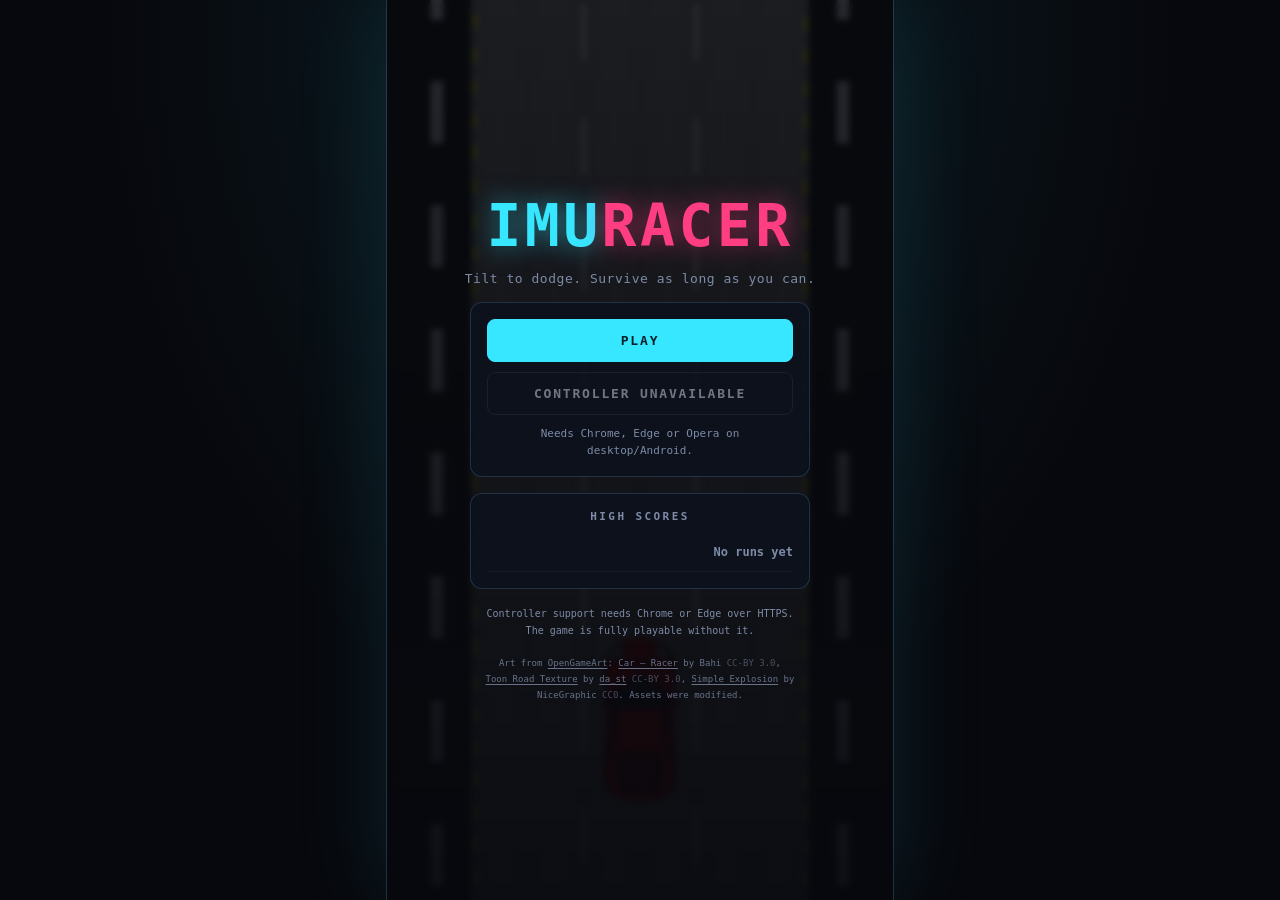
<file: imu-racer/index.html>
<!doctype html>
<html lang="en">
  <head>
    <meta charset="utf-8" />
    <meta name="viewport" content="width=device-width, initial-scale=1, viewport-fit=cover" />
    <title>IMU Racer</title>
    <script type="module" crossorigin src="./assets/index-B6VRBCNQ.js"></script>
    <link rel="stylesheet" crossorigin href="./assets/index-DT1Ly-fu.css">
  </head>
  <body>
    <div id="app">
      <div id="stage">
      <canvas id="scene"></canvas>

      <div id="hud" class="hidden">
        <div class="hud-left">
          <div class="hud-label">SCORE</div>
          <div id="score" class="hud-value">0</div>
        </div>
        <div class="hud-right">
          <div class="hud-label">SPEED</div>
          <div id="speed" class="hud-value">1.0<span class="unit">x</span></div>
        </div>
      </div>

      <div id="tilt" class="hidden">
        <div id="tilt-track"><div id="tilt-thumb"></div></div>
      </div>

      <!-- ---------------------------- Title screen ---------------------------- -->
      <div id="menu" class="overlay">
        <h1>IMU<span>RACER</span></h1>
        <p class="tagline">Tilt to dodge. Survive as long as you can.</p>

        <div class="panel">
          <button id="btn-play" class="primary">PLAY</button>
          <button id="btn-connect">CONNECT CONTROLLER</button>
          <div id="ble-status" class="status">Keyboard: <kbd>&larr;</kbd> <kbd>&rarr;</kbd> &nbsp;·&nbsp; or drag on touch</div>
        </div>

        <div class="panel scores">
          <h2>HIGH SCORES</h2>
          <table id="score-table">
            <tbody></tbody>
          </table>
        </div>

        <p class="footnote">
          Controller support needs Chrome or Edge over HTTPS.
          The game is fully playable without it.
        </p>

        <!-- The car and road art is CC-BY 3.0, which requires attribution to
             travel with the work. This credit is part of meeting that, so it
             must not be removed while those assets are in use. -->
        <p class="credits">
          Art from <a href="https://opengameart.org" target="_blank" rel="noopener noreferrer">OpenGameArt</a>:
          <a href="https://opengameart.org/content/car-racer" target="_blank" rel="noopener noreferrer">Car&nbsp;&mdash;&nbsp;Racer</a>
          by Bahi <span class="lic">CC-BY&nbsp;3.0</span>,
          <a href="https://opengameart.org/content/toon-road-texture" target="_blank" rel="noopener noreferrer">Toon&nbsp;Road&nbsp;Texture</a>
          by <a href="https://www.davidstenfors.com" target="_blank" rel="noopener noreferrer">da_st</a> <span class="lic">CC-BY&nbsp;3.0</span>,
          <a href="https://opengameart.org/content/simple-explosion" target="_blank" rel="noopener noreferrer">Simple&nbsp;Explosion</a>
          by NiceGraphic <span class="lic">CC0</span>. Assets were modified.
        </p>
      </div>

      <!-- --------------------------- Game over screen -------------------------- -->
      <div id="gameover" class="overlay hidden">
        <h1 class="crashed">CRASHED</h1>
        <div class="panel result">
          <div class="result-row"><span>Score</span><strong id="final-score">0</strong></div>
          <div class="result-row"><span>Dodged</span><strong id="final-dodged">0</strong></div>
          <div class="result-row"><span>Top speed</span><strong id="final-speed">1.0x</strong></div>
          <div id="new-best" class="new-best hidden">NEW BEST</div>
        </div>
        <div class="panel">
          <button id="btn-again" class="primary">RACE AGAIN</button>
          <button id="btn-menu">MENU</button>
        </div>
      </div>

      <div id="loading" class="overlay">
        <div class="spinner"></div>
        <p>Loading…</p>
      </div>
      </div>
    </div>

  </body>
</html>
</file>
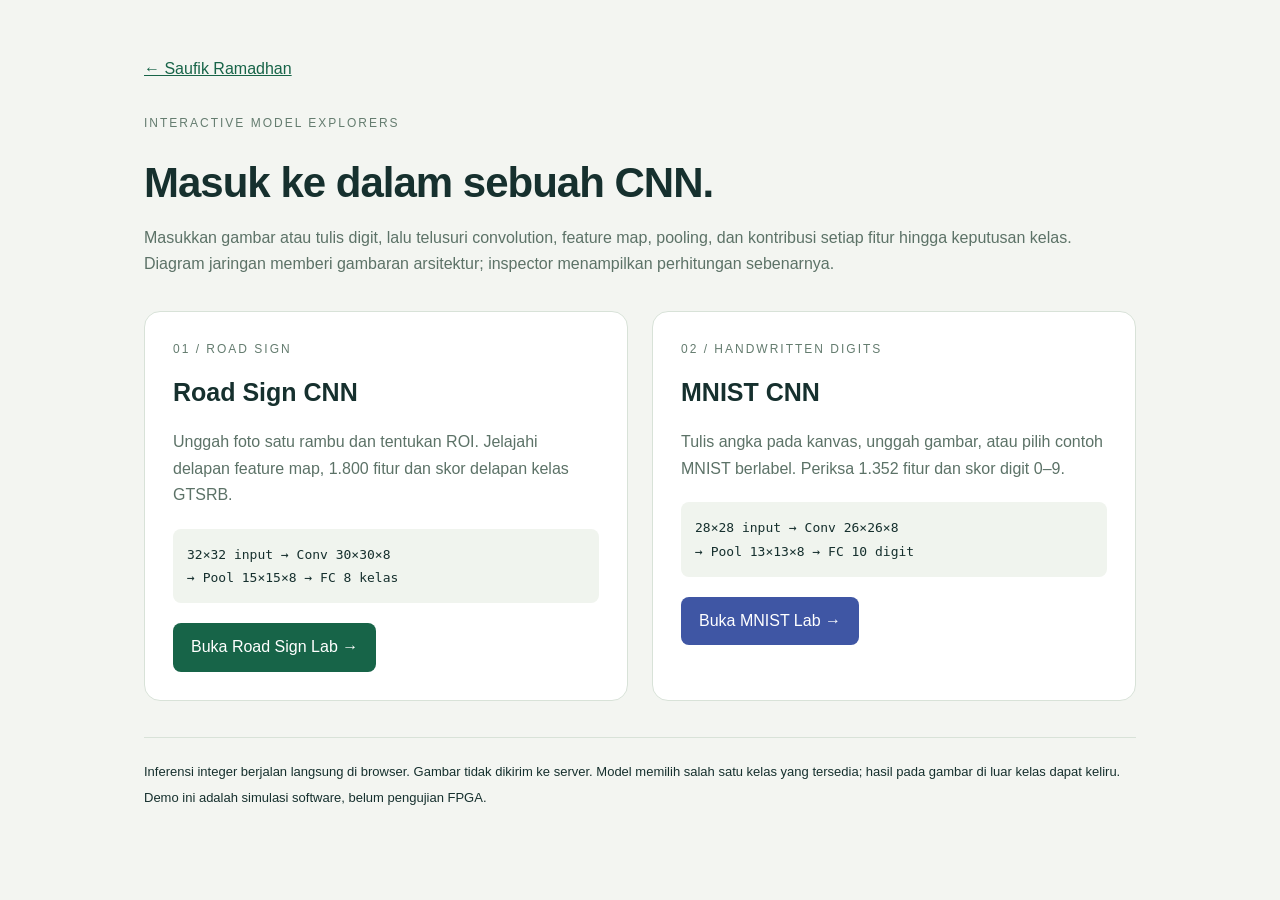
<file: projects/index.html>
<!doctype html>
<html lang="id"><head><meta charset="utf-8"><meta name="viewport" content="width=device-width,initial-scale=1">
<title>CNN Projects — Saufik Ramadhan</title><meta name="description" content="Eksplorasi CNN interaktif: klasifikasi rambu lalu lintas dan digit MNIST, dengan inferensi integer langsung di browser.">
<style>*{box-sizing:border-box}body{margin:0;background:#f3f5f1;color:#16302e;font:16px/1.65 Segoe UI,Arial,sans-serif}main{max-width:1040px;margin:auto;padding:56px 24px}a{color:#176448}h1{font-size:42px;letter-spacing:-1px;line-height:1.2;margin:24px 0 15px}p{color:#5c7267}.grid{display:grid;grid-template-columns:1fr 1fr;gap:24px;margin-top:34px}.card{background:white;border:1px solid #d8e2d8;border-radius:16px;padding:28px}.label{font-size:12px;letter-spacing:2px;color:#647c6f}.card h2{font-size:25px;margin:12px 0}.open{display:inline-block;padding:11px 18px;background:#176448;border-radius:8px;color:white;text-decoration:none}.blue{background:#3f56a4}.shape{font:13px/1.8 Consolas,monospace;background:#f0f4ee;border-radius:8px;padding:14px;margin:20px 0}small{font-size:13px}footer{margin-top:36px;border-top:1px solid #d8e2d8;padding-top:20px}@media(max-width:680px){.grid{grid-template-columns:1fr}h1{font-size:32px}main{padding:30px 18px}}</style></head>
<body><main><a href="/">← Saufik Ramadhan</a><div class="label" style="margin-top:32px">INTERACTIVE MODEL EXPLORERS</div><h1>Masuk ke dalam sebuah CNN.</h1><p>Masukkan gambar atau tulis digit, lalu telusuri convolution, feature map, pooling, dan kontribusi setiap fitur hingga keputusan kelas. Diagram jaringan memberi gambaran arsitektur; inspector menampilkan perhitungan sebenarnya.</p>
<div class="grid"><article class="card"><div class="label">01 / ROAD SIGN</div><h2>Road Sign CNN</h2><p>Unggah foto satu rambu dan tentukan ROI. Jelajahi delapan feature map, 1.800 fitur dan skor delapan kelas GTSRB.</p><div class="shape">32×32 input → Conv 30×30×8<br>→ Pool 15×15×8 → FC 8 kelas</div><a class="open" href="./road-sign-cnn/">Buka Road Sign Lab →</a></article>
<article class="card"><div class="label">02 / HANDWRITTEN DIGITS</div><h2>MNIST CNN</h2><p>Tulis angka pada kanvas, unggah gambar, atau pilih contoh MNIST berlabel. Periksa 1.352 fitur dan skor digit 0–9.</p><div class="shape">28×28 input → Conv 26×26×8<br>→ Pool 13×13×8 → FC 10 digit</div><a class="open blue" href="./mnist-cnn/">Buka MNIST Lab →</a></article></div>
<footer><small>Inferensi integer berjalan langsung di browser. Gambar tidak dikirim ke server. Model memilih salah satu kelas yang tersedia; hasil pada gambar di luar kelas dapat keliru. Demo ini adalah simulasi software, belum pengujian FPGA.</small></footer></main></body></html>
</file>
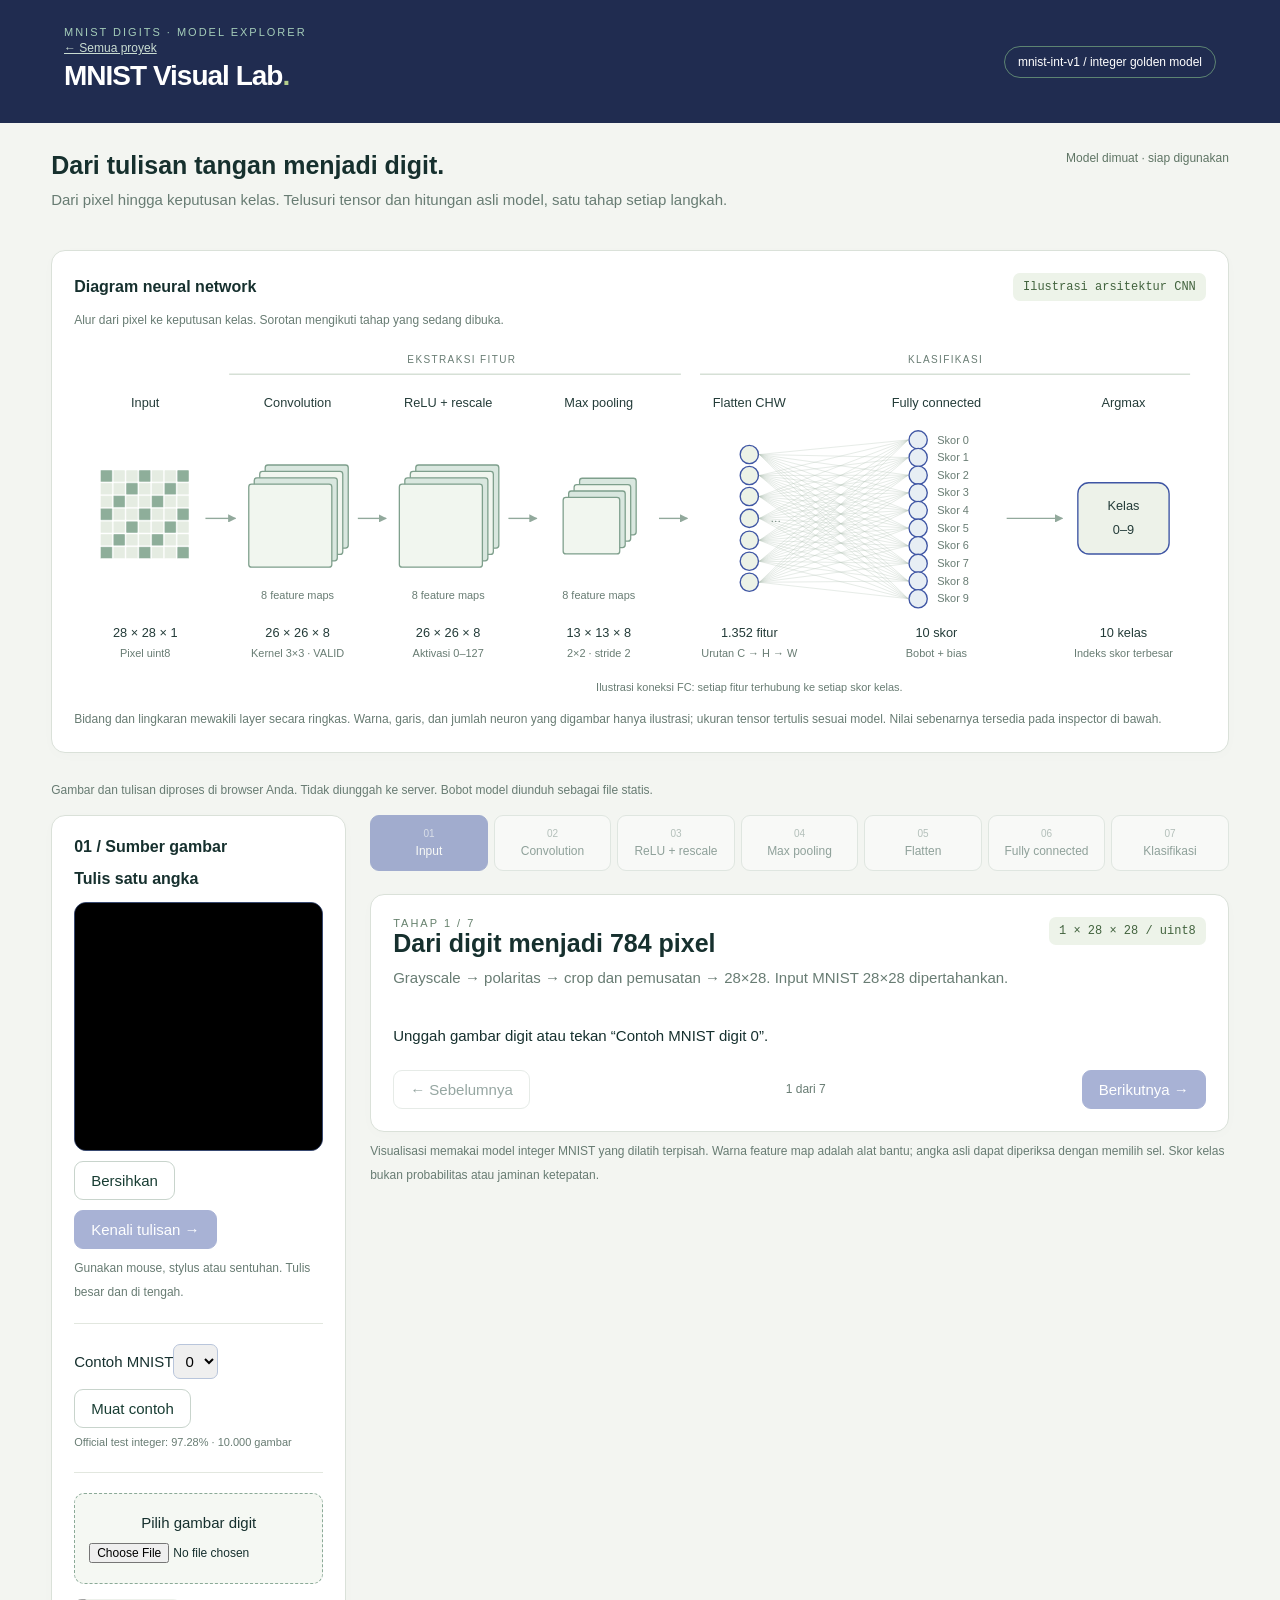
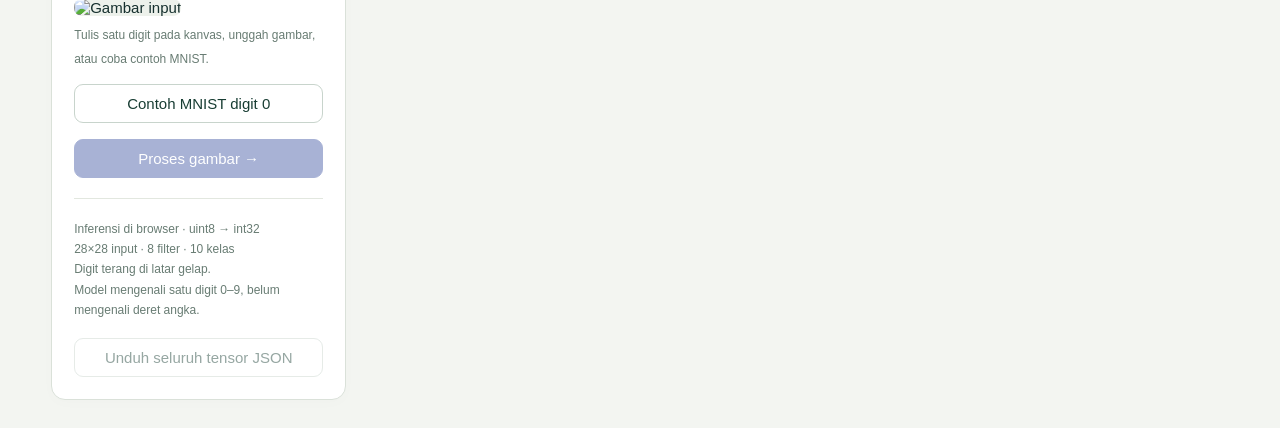
<file: projects/mnist-cnn/index.html>
<!doctype html>
<html lang="id"><head><meta charset="utf-8"><meta name="viewport" content="width=device-width,initial-scale=1"><title>MNIST Visual Lab</title>
<style>
:root{font-family:Inter,Segoe UI,Arial,sans-serif;color:#16302e;background:#f3f5f1;font-size:15px}*{box-sizing:border-box}body{margin:0}button,input,select{font:inherit}button,select{cursor:pointer}button{border:1px solid #c8d4cc;border-radius:9px;background:white;padding:10px 16px;color:#183d33}button:hover{background:#edf3ee}button:disabled{opacity:.45;cursor:default}button.primary{background:#176448;color:white;border-color:#176448}button:focus-visible,input:focus-visible,select:focus-visible{outline:3px solid #e4ad40;outline-offset:3px}header{background:#143d32;color:#fff;padding:26px 5%;display:flex;justify-content:space-between;gap:20px;align-items:center}h1{font-size:28px;letter-spacing:-1px;margin:5px 0}h2{font-size:25px;margin:0 0 8px}h3{font-size:16px;margin:0 0 14px}.eyebrow{text-transform:uppercase;letter-spacing:2px;font-size:11px;color:#a4cdb9}.badge{border:1px solid #5d8472;border-radius:30px;padding:8px 13px;font-size:12px}main{max-width:1510px;margin:auto;padding:28px 4%}.intro{display:flex;justify-content:space-between;gap:20px;margin-bottom:24px}.muted{color:#687c73;line-height:1.6}p{line-height:1.6;margin:6px 0 14px}.layout{display:grid;grid-template-columns:295px minmax(0,1fr);gap:24px}.card{background:#fff;border:1px solid #dae1d9;border-radius:14px;padding:22px;box-shadow:0 3px 14px #16382e04}.sidebar{align-self:start}.upload{display:block;padding:20px 14px;text-align:center;border:1px dashed #8baa98;border-radius:10px;background:#f5f8f3;cursor:pointer}.upload input{width:100%;margin-top:12px;font-size:12px}.preview{width:100%;height:180px;object-fit:contain;background:#edf1eb;border-radius:8px;margin-top:15px}.roi{display:grid;grid-template-columns:1fr 1fr;gap:8px}.roi label{font-size:12px;color:#597065}.roi input{width:100%;padding:7px;border:1px solid #ced9d0;border-radius:6px}label{display:block}small{font-size:12px;line-height:1.6}.row{display:flex;gap:10px;align-items:center;flex-wrap:wrap}.stack{display:grid;gap:14px}.divider{border-top:1px solid #e2e7df;margin:20px 0}.pipeline{display:flex;gap:6px;margin-bottom:18px;overflow-x:auto;padding-bottom:5px}.pipeline button{min-width:101px;flex:1;font-size:12px;white-space:nowrap;padding:12px 8px}.pipeline button.active{background:#176448;border-color:#176448;color:white}.pipeline button span{display:block;font-size:10px;opacity:.65;margin-bottom:5px}.stagehead{display:flex;justify-content:space-between;align-items:start;gap:15px;margin-bottom:20px}.shape{background:#edf3e9;color:#42633e;padding:7px 10px;border-radius:7px;font:12px Consolas,monospace;white-space:nowrap}.grid{display:grid;grid-template-columns:repeat(4,minmax(0,1fr));gap:12px}.map{border:1px solid #dbe5db;border-radius:10px;padding:10px;cursor:pointer;background:#fcfdfb;text-align:left;width:100%;min-width:0}.map.selected{border:2px solid #176448;padding:9px;background:#f0f7ef}.map canvas{width:100%;aspect-ratio:1;image-rendering:pixelated;display:block;margin:8px 0}.map small{display:block;font-size:10px;overflow-wrap:anywhere}.explain{background:#f3f6ef;border:1px solid #dde5d7;padding:18px;border-radius:10px;margin-top:20px}.detailgrid{display:grid;grid-template-columns:1fr 1fr;gap:18px;margin-top:14px}table{border-collapse:collapse;width:100%;font-size:13px}td,th{padding:7px 9px;border-bottom:1px solid #e0e7dc;text-align:right}th:first-child,td:first-child{text-align:left}th{color:#5d7568;font-size:11px}code,.formula{font-family:Consolas,monospace}.formula{background:#153c32;color:#dbedd6;border-radius:8px;padding:14px;overflow-wrap:anywhere;line-height:1.9;font-size:13px}.controls{display:flex;gap:16px;flex-wrap:wrap;margin-bottom:16px}.controls label{font-size:12px}.controls input{max-width:140px;accent-color:#176448}.controls select{padding:6px;border-radius:6px;border:1px solid #bdcebd;max-width:230px}.matrix{display:grid;gap:3px;max-width:230px}.cell{background:#e4eadf;padding:8px;text-align:center;font:13px Consolas,monospace;border-radius:4px}.cell.win{background:#236b49;color:white}.photos{display:grid;grid-template-columns:repeat(3,1fr);gap:16px}.photos img{width:100%;height:200px;object-fit:contain;background:#eff2ed;border-radius:8px}.pixel{image-rendering:pixelated}.hero-result{padding:23px;background:#163e32;border-radius:12px;color:#fff;margin-bottom:20px}.hero-result h2{font-size:32px}.barrow{display:grid;grid-template-columns:145px 1fr 85px;gap:10px;align-items:center;margin:12px 0;font-size:12px}.track{height:15px;background:#eaf0e6;border-radius:4px;overflow:hidden}.bar{height:100%;background:#86ad85}.bar.best{background:#176448}.bottom{display:flex;justify-content:space-between;align-items:center;margin-top:22px}.notice{font-size:12px;background:#fff5d8;color:#74551c;padding:11px;border-radius:8px;margin-top:12px}.error{color:#9e2c20;white-space:pre-wrap;margin:12px 0}.scroll{overflow:auto;max-height:350px}#status{font-size:12px;color:#5f7565}a{color:#176448}.legend{display:flex;gap:10px;align-items:center;font-size:11px;margin-top:15px}.gradient{width:140px;height:10px;border-radius:4px;background:linear-gradient(90deg,#253f73,#f0f3e9,#bd603d)}.hidden{display:none!important}@media(max-width:1100px){.layout{grid-template-columns:245px minmax(0,1fr)}.grid{grid-template-columns:repeat(2,1fr)}.detailgrid{grid-template-columns:1fr}.photos img{height:145px}}@media(max-width:760px){header{padding:20px}.badge{display:none}main{padding:20px 14px}.layout{grid-template-columns:1fr}.intro{display:block}.grid{grid-template-columns:repeat(2,1fr)}.photos{grid-template-columns:1fr}.photos img{height:190px}.barrow{grid-template-columns:110px 1fr 70px}.stagehead{display:block}.shape{display:inline-block;margin-top:8px}}
.gradient.positive{background:linear-gradient(90deg,#f0f3e9,#1b6942)}.layout>section{min-width:0}.card{min-width:0}.drawing canvas{width:100%;aspect-ratio:1;background:#10162a;touch-action:none;border:1px solid #384970;border-radius:12px;display:block}#sampleDigit{padding:7px;border:1px solid #b8c5db;border-radius:7px}header{background:#202c50}.primary{background:#3f56a4!important;border-color:#3f56a4!important}.pipeline button.active{background:#3f56a4;border-color:#3f56a4}.hero-result,.formula{background:#202c50}#quality{font-size:11px}</style></head><body>
<header><div><div class="eyebrow">MNIST digits · model explorer</div><a href="../" style="color:#c9dcd1;font-size:12px">← Semua proyek</a><h1>MNIST Visual Lab<span style="color:#b4ce8c">.</span></h1></div><div class="badge" id="modelbadge">Memuat model…</div></header>
<main><div class="intro"><div><h2>Dari tulisan tangan menjadi digit.</h2><p class="muted">Dari pixel hingga keputusan kelas. Telusuri tensor dan hitungan asli model, satu tahap setiap langkah.</p></div><div id="status" role="status" aria-live="polite">Memuat model…</div></div>
<section class="card" style="margin-bottom:24px;--nn-accent:#3f56a4" aria-label="Ilustrasi arsitektur neural network"><div class="row" style="justify-content:space-between"><h3 style="margin-bottom:0">Diagram neural network</h3><span class="shape">Ilustrasi arsitektur CNN</span></div><p class="muted"><small>Alur dari pixel ke keputusan kelas. Sorotan mengikuti tahap yang sedang dibuka.</small></p><div id="networkDiagram" style="overflow-x:auto" tabindex="0" aria-label="Diagram CNN, geser horizontal untuk melihat seluruh layer"><p class="muted">Memuat arsitektur model…</p></div><p class="muted" style="margin:10px 0 0"><small>Bidang dan lingkaran mewakili layer secara ringkas. Warna, garis, dan jumlah neuron yang digambar hanya ilustrasi; ukuran tensor tertulis sesuai model. Nilai sebenarnya tersedia pada inspector di bawah.</small></p></section><p class="muted"><small>Gambar dan tulisan diproses di browser Anda. Tidak diunggah ke server. Bobot model diunduh sebagai file statis.</small></p><div class="layout"><aside class="card sidebar"><h3>01 / Sumber gambar</h3><div class="drawing"><h3>Tulis satu angka</h3><canvas id="drawing" width="280" height="280" aria-label="Kanvas tulisan tangan digit"></canvas><div class="row" style="margin-top:10px"><button id="clearDrawing">Bersihkan</button><button id="drawRun" class="primary" disabled>Kenali tulisan →</button></div><p><small class="muted">Gunakan mouse, stylus atau sentuhan. Tulis besar dan di tengah.</small></p></div><div class="divider"></div><div class="row"><label>Contoh MNIST<select id="sampleDigit" aria-label="Pilih digit contoh"><option value="0">0</option><option value="1">1</option><option value="2">2</option><option value="3">3</option><option value="4">4</option><option value="5">5</option><option value="6">6</option><option value="7">7</option><option value="8">8</option><option value="9">9</option></select></label><button id="loadSample">Muat contoh</button></div><p id="quality" class="muted"></p><div class="divider"></div><label class="upload">Pilih gambar digit<input id="file" type="file" accept="image/png,image/jpeg,image/webp,image/bmp"></label><img id="preview" class="preview" alt="Gambar input"><p id="filename" class="muted"><small>Tulis satu digit pada kanvas, unggah gambar, atau coba contoh MNIST.</small></p><button id="demo" style="width:100%">Contoh MNIST digit 0</button><input id="x1" type="hidden"><input id="y1" type="hidden"><input id="x2" type="hidden"><input id="y2" type="hidden"><button id="run" class="primary" style="width:100%;margin-top:16px" disabled>Proses gambar →</button><div id="error" class="error" role="alert"></div><div class="divider"></div><small class="muted">Inferensi di browser · uint8 → int32<br><span id="modelsummary">Memuat dimensi model…</span><br>Digit terang di latar gelap.<br>Model mengenali satu digit 0–9, belum mengenali deret angka.</small><button id="download" disabled style="width:100%;margin-top:18px">Unduh seluruh tensor JSON</button></aside>
<section><nav id="pipeline" class="pipeline" aria-label="Tahap inferensi"></nav><article class="card"><div class="stagehead"><div><div class="eyebrow" style="color:#66816d" id="chapter"></div><h2 id="title"></h2><p class="muted" id="description"></p></div><span id="shape" class="shape"></span></div><div id="content"><p>Pilih gambar atau gunakan contoh sintetis untuk memulai.</p></div><div class="bottom"><button id="prev">← Sebelumnya</button><small id="stepcount" class="muted"></small><button id="next" class="primary">Berikutnya →</button></div></article><p class="muted"><small>Visualisasi memakai model integer MNIST yang dilatih terpisah. Warna feature map adalah alat bantu; angka asli dapat diperiksa dengan memilih sel. Skor kelas bukan probabilitas atau jaminan ketepatan.</small></p></section></div></main>
<script src="../shared/network_diagram.js?v=1"></script>
<script src="../shared/cnn-runtime.js?v=1"></script>
<script>
'use strict';
const $=id=>document.getElementById(id);
let model,result=null,imageData=null,isDemo=false,step=0,channel=0,row=0,col=0,fcClass=0,feature=0,playing=null,busy=false;
const names=['Input','Convolution','ReLU + rescale','Max pooling','Flatten','Fully connected','Klasifikasi'];
let side=16,convSide=14,poolSide=7,features=392;
let headings=['Dari foto menjadi 256 pixel','Delapan filter mencari pola lokal','Aktivasi: ReLU dan kuantisasi','Ambil respons terkuat setiap area','Susun 392 fitur dalam urutan CHW','392 fitur, delapan skor kelas','Keputusan akhir: skor terbesar'];
let desc=['ROI → grayscale Pillow → resize bilinear 16×16. Pixel integer tetap 0–255.','Setiap filter 3×3 digeser tanpa padding. Pilih channel dan posisi untuk memeriksa sembilan MAC.','Nilai negatif menjadi nol, dikalikan M, dibulatkan, digeser S, lalu dibatasi ke 0–127.','Pooling 2×2, stride 2, mengecilkan delapan peta 14×14 menjadi 7×7.','Channel dahulu, kemudian baris, kemudian kolom. Tidak ada bobot baru pada tahap ini.','Setiap kelas memiliki 392 bobot dan satu bias. Skor dihitung dengan penjumlahan integer.','Argmax memilih indeks kelas dengan skor integer paling tinggi. Jika seri, indeks paling kecil menang.'];
let shapes=['1 × 16 × 16 / uint8','8 × 14 × 14 / int32','8 × 14 × 14 / uint8','8 × 7 × 7 / uint8','392 / uint8','8 / int32','1 / uint8'];
function configureModel(){side=model.contract.image_size;convSide=side-2;poolSide=convSide/2;features=model.parameters.fc_weight[0].length;const filters=model.contract.filters,classes=model.contract.classes.length;headings[0]=`Dari digit menjadi ${side*side} pixel`;headings[4]=`Susun ${features} fitur dalam urutan CHW`;headings[5]=`${features} fitur, ${classes} skor kelas`;desc[0]=`Grayscale → polaritas → crop dan pemusatan → ${side}×${side}. Input MNIST 28×28 dipertahankan.`;desc[3]=`Pooling 2×2, stride 2: ${filters} peta ${convSide}×${convSide} menjadi ${poolSide}×${poolSide}.`;desc[5]=`Setiap kelas memiliki ${features} bobot dan satu bias. Skor dihitung dengan penjumlahan integer.`;shapes=[`1 × ${side} × ${side} / uint8`,`${filters} × ${convSide} × ${convSide} / int32`,`${filters} × ${convSide} × ${convSide} / uint8`,`${filters} × ${poolSide} × ${poolSide} / uint8`,`${features} / uint8`,`${classes} / int32`,'1 / uint8'];$('modelbadge').textContent=`${model.contract.version} / integer golden model`;$('modelsummary').textContent=`${side}×${side} input · ${filters} filter · ${classes} kelas`;renderNetworkDiagram($('networkDiagram'),model.contract,model.parameters);}
function el(tag,text,cls){const x=document.createElement(tag);if(text!==undefined)x.textContent=text;if(cls)x.className=cls;return x;}
function fmt(n){return Number(n).toLocaleString('id-ID');}
function resetSelection(){channel=0;row=0;col=0;feature=0;}
function stop(){if(playing){clearInterval(playing);playing=null;}}
function setStep(s){stop();step=s;resetSelection();render();}
function matrix(arr,win){const d=el('div',undefined,'matrix');d.style.gridTemplateColumns=`repeat(${arr[0].length},1fr)`;arr.forEach((r,y)=>r.forEach((v,x)=>d.append(el('div',fmt(v),'cell'+(v===win?' win':'')))));return d;}
function table(headers,rows){const t=el('table'),head=el('tr');headers.forEach(h=>head.append(el('th',h)));t.append(head);rows.forEach(r=>{const tr=el('tr');r.forEach(v=>tr.append(el('td',String(v))));t.append(tr)});return t;}
function box(title){const b=el('div',undefined,'explain');b.append(el('h3',title));return b;}
function range(label,id,max,value,onchange){const l=el('label'),caption=document.createTextNode(label+' '+value+' ');l.append(caption);const i=el('input');i.type='range';i.id=id;i.min=0;i.max=max;i.value=value;i.setAttribute('aria-label',label);i.oninput=()=>{caption.textContent=label+' '+i.value+' ';};i.onchange=()=>{onchange(+i.value);$(id)?.focus({preventScroll:true});};l.append(i);return l;}
function selectors(container,max=convSide-1){const c=el('div',undefined,'controls');c.append(range('Channel','channel',model.contract.filters-1,channel,v=>{channel=v;render()}),range('Baris','row',max,row,v=>{row=v;render()}),range('Kolom','col',max,col,v=>{col=v;render()}));container.append(c);}
function maps(container,arr){const grid=el('div',undefined,'grid');let vals=arr.flat(2),lo=Math.min(...vals),hi=Math.max(...vals),signed=lo<0,extent=Math.max(Math.abs(lo),Math.abs(hi),1);arr.forEach((map,f)=>{const card=el('button',undefined,'map'+(f===channel?' selected':''));card.setAttribute('aria-label','Feature map channel '+f);card.append(el('strong','Channel '+f));const canvas=document.createElement('canvas');canvas.width=map[0].length*16;canvas.height=map.length*16;const ctx=canvas.getContext('2d');map.forEach((r,y)=>r.forEach((v,x)=>{let t=signed?v/extent:hi===0?0:v/hi;let a=signed?(t<0?[37,63,115]:[189,96,61]):[27,105,66],base=[240,243,233],mix=Math.min(1,Math.abs(t));ctx.fillStyle=`rgb(${base.map((b,i)=>Math.round(b+(a[i]-b)*mix)).join(',')})`;ctx.fillRect(x*16,y*16,16,16)}));if(f===channel){ctx.strokeStyle='#e8b648';ctx.lineWidth=2;ctx.strokeRect(col*16+1,row*16+1,14,14)}card.append(canvas,el('small',`min ${fmt(Math.min(...map.flat()))} / max ${fmt(Math.max(...map.flat()))}`));card.onclick=e=>{if(e.target===canvas){let rect=canvas.getBoundingClientRect();col=Math.min(map[0].length-1,Math.floor((e.clientX-rect.left)/rect.width*map[0].length));row=Math.min(map.length-1,Math.floor((e.clientY-rect.top)/rect.height*map.length));}channel=f;render()};grid.append(card)});container.append(grid);const leg=el('div',undefined,'legend');leg.append(el('span',signed?'Negatif':'0'),el('div',undefined,'gradient'+(signed?'':' positive')),el('span',signed?'Positif':fmt(hi)),el('span',`Skala bersama semua channel (${fmt(lo)} … ${fmt(hi)})`));container.append(leg);}
function convDetail(container){const t=result.trace,p=model.parameters,b=box(`Satu sel: channel ${channel}, baris ${row}, kolom ${col}`);const patch=t.input[0].slice(row,row+3).map(r=>r.slice(col,col+3));const kernel=p.conv_weight[channel][0];const d=el('div',undefined,'detailgrid');let left=el('div');left.append(el('h3','Input patch 3×3'),matrix(patch),el('h3','Kernel int8 (bobot terlatih)'));left.append(matrix(kernel));const products=[];for(let y=0;y<3;y++)for(let x=0;x<3;x++)products.push([`${y},${x}`,patch[y][x],kernel[y][x],patch[y][x]*kernel[y][x]]);let right=el('div');right.append(table(['Posisi','Pixel','Bobot','Produk'],products));d.append(left,right);b.append(d,el('p',`Bias filter: ${fmt(p.conv_bias[channel])}`));const sum=products.reduce((s,r)=>s+r[3],0);b.append(el('div',`Σ(pixel × bobot) + bias = ${fmt(sum)} + (${fmt(p.conv_bias[channel])}) = ${fmt(t.conv_acc[channel][row][col])}`,'formula'));container.append(b);}
function inputView(c){const photos=el('div',undefined,'photos');[['Crop digit (polaritas disesuaikan)',result.crop],['Grayscale / polaritas',result.grayscale],[`Input model ${side}×${side}`,result.resized]].forEach(([title,src],i)=>{const d=el('div');d.append(el('h3',title));const im=el('img');im.src=src;im.alt=title;if(i===2)im.className='pixel';d.append(im);photos.append(d)});c.append(photos);let b=box('Nilai pixel yang benar-benar masuk ke model');b.append(el('p',`${result.preprocessing.method} Polaritas dibalik: ${result.preprocessing.inverted ? 'ya' : 'tidak'}. Klik pixel untuk memeriksa nilainya.`));const wrap=el('div',undefined,'scroll');const tab=table(['y / x',...Array.from({length:side},(_,i)=>i)],result.trace.input[0].map((r,y)=>[y,...r]));tab.onclick=e=>{const cell=e.target.closest('td');if(cell&&cell.cellIndex>0){let y=cell.parentElement.rowIndex-1,x=cell.cellIndex-1;detail.textContent=`Pixel [${y}, ${x}] = ${result.trace.input[0][y][x]} (uint8). Alamat row-major ${y*side+x}.`}};wrap.append(tab);const detail=el('p',`${side*side} byte input, tanpa pembagian 255 di jalur integer.`,'formula');b.append(wrap,detail);c.append(b);}
function activationView(c){selectors(c);maps(c,result.trace.activation);let acc=result.trace.conv_acc[channel][row][col],q=model.contract.requantization,pos=Math.max(0,acc),round=q.shift?2**(q.shift-1):0,scaled=pos*q.multiplier+round,shifted=Math.floor(scaled/(2**q.shift)),value=result.trace.activation[channel][row][col];let b=box('Jejak ReLU → rescale → clamp');b.append(table(['Operasi','Nilai'],[['Accumulator',fmt(acc)],['ReLU = max(0, acc)',fmt(pos)],[`× ${q.multiplier} + ${round}`,fmt(scaled)],[`Shift kanan ${q.shift}`,fmt(shifted)],['Clamp 0–127',fmt(value)]]),el('p','Perkalian rescale memakai intermediate int64. Pembulatan halfway upward dilakukan sebelum shift.','muted'));c.append(b);}
function poolView(c){selectors(c,poolSide-1);maps(c,result.trace.pool);const a=result.trace.activation[channel],patch=a.slice(row*2,row*2+2).map(r=>r.slice(col*2,col*2+2)),v=result.trace.pool[channel][row][col],b=box(`Window sumber: channel ${channel}, baris ${row*2}–${row*2+1}, kolom ${col*2}–${col*2+1}`);b.append(matrix(patch,v),el('div',`max(${patch.flat().join(', ')}) = ${v}`,'formula'));c.append(b);}
function flatView(c){let b=box(`Alamat fitur: index = (channel × ${poolSide} + baris) × ${poolSide} + kolom`);const controls=el('div',undefined,'controls');controls.append(range('Indeks fitur','feature',features-1,feature,v=>{feature=v;render()}));b.append(controls);const f=Math.floor(feature/(poolSide*poolSide)),y=Math.floor(feature%(poolSide*poolSide)/poolSide),x=feature%poolSide;b.append(el('div',`pool[${f}][${y}][${x}] = ${result.trace.flat[feature]} → flat[${feature}]`,'formula'));const w=el('div',undefined,'scroll');w.append(table(['Index','Channel','Baris','Kolom','Nilai'],result.trace.flat.map((v,i)=>[i,Math.floor(i/(poolSide*poolSide)),Math.floor(i%(poolSide*poolSide)/poolSide),i%poolSide,v])));b.append(w);c.append(b);}
function fcView(c){const ctrl=el('div',undefined,'controls'),l=el('label','Pilih neuron kelas '),sel=el('select');model.contract.classes.forEach(k=>{const op=el('option',`${k.index} · ${k.name}`);op.value=k.index;sel.append(op)});sel.value=fcClass;sel.onchange=()=>{fcClass=+sel.value;render()};l.append(sel);ctrl.append(l,range('Indeks fitur','feature',features-1,feature,v=>{feature=v;render()}));c.append(ctrl);const t=result.trace,p=model.parameters,con=t.contributions[fcClass],sum=con.reduce((a,b)=>a+b,0),b=box('Satu koneksi di fully connected');b.append(el('div',`fitur[${feature}] × w[${fcClass},${feature}] = ${t.flat[feature]} × (${p.fc_weight[fcClass][feature]}) = ${fmt(con[feature])}`,'formula'),el('p',`Semua ${features} kontribusi: ${fmt(sum)} + bias ${fmt(p.fc_bias[fcClass])} = skor ${fmt(t.scores[fcClass])}.`));const w=el('div',undefined,'scroll');w.append(table(['Fitur','Aktivasi','Bobot int8','Kontribusi'],con.map((v,i)=>[i,t.flat[i],p.fc_weight[fcClass][i],fmt(v)])));b.append(w);c.append(b);const top=box('10 kontribusi dengan nilai absolut terbesar');top.append(table(['Indeks fitur','Nilai kontribusi'],con.map((v,i)=>[i,v]).sort((a,b)=>Math.abs(b[1])-Math.abs(a[1])).slice(0,10).map(([i,v])=>[i,fmt(v)])));c.append(top);}
function classifyView(c){const t=result.trace,win=t.prediction,k=model.contract.classes[win],hero=el('div',undefined,'hero-result');hero.append(el('small',`DIGIT TERPILIH ${win} · MNIST`),el('h2',k.name),el('p',`Skor integer tertinggi: ${fmt(t.scores[win])}`));if(sampleLabel!==null)hero.append(el('p',`Label contoh: ${sampleLabel} · ${win===sampleLabel?'Sesuai label':'Berbeda dari label'}`));c.append(hero);const min=Math.min(...t.scores),max=Math.max(...t.scores),order=t.scores.map((score,i)=>({score,i})).sort((a,b)=>b.score-a.score||a.i-b.i);order.forEach(({score,i})=>{const r=el('div',undefined,'barrow'),track=el('div',undefined,'track'),bar=el('div',undefined,'bar'+(i===win?' best':''));bar.style.width=(max===min?100:((score-min)/(max-min)*95+5))+'%';track.append(bar);r.append(el('span',model.contract.classes[i].name),track,el('code',fmt(score)));c.append(r)});c.append(el('p','Panjang batang memakai skala min–max untuk membandingkan skor, bukan persentase confidence. Model selalu memilih satu dari sepuluh digit dan belum memiliki mekanisme menolak gambar di luar kelas.','muted'));const b=box('Hubungan skor integer dengan model');b.append(el('div',`logit perkiraan = skor integer × ${model.contract.scores.scale.toPrecision(7)}`,'formula'),el('p','Softmax tidak diperlukan untuk argmax pada FPGA. Hasil ini berasal dari simulasi numerik software, belum inferensi board.'));c.append(b);}
function render(){highlightNetworkStage($('networkDiagram'),step,!!result);const nav=$('pipeline');nav.replaceChildren();names.forEach((n,i)=>{const b=el('button');b.append(el('span',String(i+1).padStart(2,'0')),document.createTextNode(n));b.className=i===step?'active':'';b.onclick=()=>setStep(i);b.disabled=!result;nav.append(b)});$('chapter').textContent=`Tahap ${step+1} / ${names.length}`;$('title').textContent=headings[step];$('description').textContent=desc[step];$('shape').textContent=shapes[step];$('stepcount').textContent=`${step+1} dari ${names.length}`;$('prev').disabled=!result||step===0;$('next').disabled=!result||step===6;const c=$('content');c.replaceChildren();if(!result){c.append(el('p','Unggah gambar digit atau tekan “Contoh MNIST digit 0”.'));return;}if(result.demo)c.append(el('p','Contoh MNIST validation; label tersedia pada sumber gambar.','notice'));if(step===0)inputView(c);if(step===1){selectors(c);maps(c,result.trace.conv_acc);convDetail(c)}if(step===2)activationView(c);if(step===3)poolView(c);if(step===4)flatView(c);if(step===5)fcView(c);if(step===6)classifyView(c);}
async function run(demo=false){if(busy)return;busy=true;stop();$('error').textContent='';$('status').textContent='Menghitung semua tensor…';$('run').disabled=true;$('demo').disabled=true;$('file').disabled=true;try{const fields=['x1','y1','x2','y2'].map(k=>$(k).value.trim());let roi=null;if(!demo&&fields.some(v=>v!=='')){if(fields.some(v=>v==='')||fields.some(v=>!Number.isInteger(Number(v))))throw Error('Lengkapi keempat koordinat ROI dengan bilangan bulat.');roi=fields.map(Number);}const response=await cnnFetch('/api/infer',{method:'POST',headers:{'Content-Type':'application/json'},body:JSON.stringify({demo,image:demo?undefined:imageData,roi})});const data=await response.json();if(!response.ok)throw Error(data.error);result=data;isDemo=demo;$('preview').src=result.original;$('download').disabled=false;step=0;resetSelection();render();$('status').textContent='Selesai · tensor dari inferensi asli';if(demo)$('filename').textContent='Contoh MNIST validation';}catch(e){$('error').textContent=e.message;$('status').textContent='Proses belum berhasil';}finally{busy=false;$('run').disabled=!imageData&&!isDemo;$('demo').disabled=false;$('file').disabled=false;}}
$('file').onchange=async()=>{const file=$('file').files[0];if(!file)return;stop();result=null;isDemo=false;imageData=null;$('download').disabled=true;$('run').disabled=true;render();$('error').textContent='';if(file.size>12*1024*1024){$('error').textContent='Ukuran gambar maksimal 12 MB.';return;}try{imageData=await new Promise((ok,no)=>{const r=new FileReader();r.onload=()=>ok(r.result);r.onerror=()=>no(Error('File tidak dapat dibaca.'));r.readAsDataURL(file)});$('preview').src=imageData;$('filename').textContent=file.name;['x1','y1','x2','y2'].forEach(k=>$(k).value='');$('run').disabled=false;$('status').textContent='Gambar siap · tekan Proses gambar';}catch(e){$('error').textContent=e.message;}};
$('run').onclick=()=>run(isDemo&&!imageData);$('demo').onclick=()=>{imageData=null;['x1','y1','x2','y2'].forEach(k=>$(k).value='');run(true)};$('prev').onclick=()=>setStep(Math.max(0,step-1));$('next').onclick=()=>setStep(Math.min(6,step+1));$('download').onclick=()=>{if(!result)return;const blob=new Blob([JSON.stringify({model:model.contract,roi:result.roi,example:result.demo,preprocessing:result.preprocessing,tensors:result.trace},null,2)],{type:'application/json'}),url=URL.createObjectURL(blob),a=el('a');a.href=url;a.download=`cnn-trace-${model.contract.version}.json`;a.click();setTimeout(()=>URL.revokeObjectURL(url),1000);};

let sampleLabel=null,hasInk=false,painting=false;
const drawing=$('drawing'),pen=drawing.getContext('2d');
function clearDrawing(){if(busy)return;sampleLabel=null;pen.fillStyle='#000';pen.fillRect(0,0,280,280);hasInk=false;painting=false;$('drawRun').disabled=true;result=null;$('download').disabled=true;render();}
function drawPosition(e){const r=drawing.getBoundingClientRect();return [(e.clientX-r.left)*280/r.width,(e.clientY-r.top)*280/r.height];}
drawing.onpointerdown=e=>{if(busy)return;e.preventDefault();painting=true;hasInk=true;sampleLabel=null;result=null;$('download').disabled=true;render();drawing.setPointerCapture(e.pointerId);let [x,y]=drawPosition(e);pen.beginPath();pen.moveTo(x,y);pen.lineWidth=20;pen.lineCap='round';pen.lineJoin='round';pen.strokeStyle='#fff';pen.lineTo(x+.01,y+.01);pen.stroke();$('drawRun').disabled=false;};
drawing.onpointermove=e=>{if(!painting)return;let [x,y]=drawPosition(e);pen.lineTo(x,y);pen.stroke();};
drawing.onpointerup=drawing.onpointercancel=e=>{painting=false;pen.closePath();};
$('clearDrawing').onclick=clearDrawing;
$('drawRun').onclick=()=>{if(!hasInk||busy)return;sampleLabel=null;imageData=drawing.toDataURL('image/png');isDemo=false;$('filename').textContent='Tulisan tangan dari kanvas';run(false);};
async function loadSample(digit){if(busy)return;try{const response=await cnnFetch('/api/sample?digit='+digit);const sample=await response.json();if(!response.ok)throw Error(sample.error);imageData=sample.image;isDemo=false;sampleLabel=sample.label;$('filename').textContent='MNIST validation · label '+sample.label;await run(false);}catch(e){$('error').textContent=e.message;}}
$('loadSample').onclick=()=>loadSample(+$('sampleDigit').value);$('demo').onclick=()=>loadSample(0);
const originalUpload=$('file').onchange;$('file').onchange=async()=>{sampleLabel=null;await originalUpload();};
cnnFetch('/api/metrics').then(r=>r.json()).then(m=>{$('quality').textContent='Official test integer: '+(m.official_test_integer.accuracy*100).toFixed(2)+'% · '+m.official_test_integer.count.toLocaleString('id-ID')+' gambar';}).catch(()=>{});
clearDrawing();
cnnFetch('/api/model').then(r=>{if(!r.ok)throw Error('Model tidak dapat dimuat');return r.json()}).then(m=>{model=m;configureModel();$('status').textContent='Model dimuat · siap digunakan';render()}).catch(e=>{$('error').textContent=e.message;$('demo').disabled=true;});
</script></body></html>
</file>
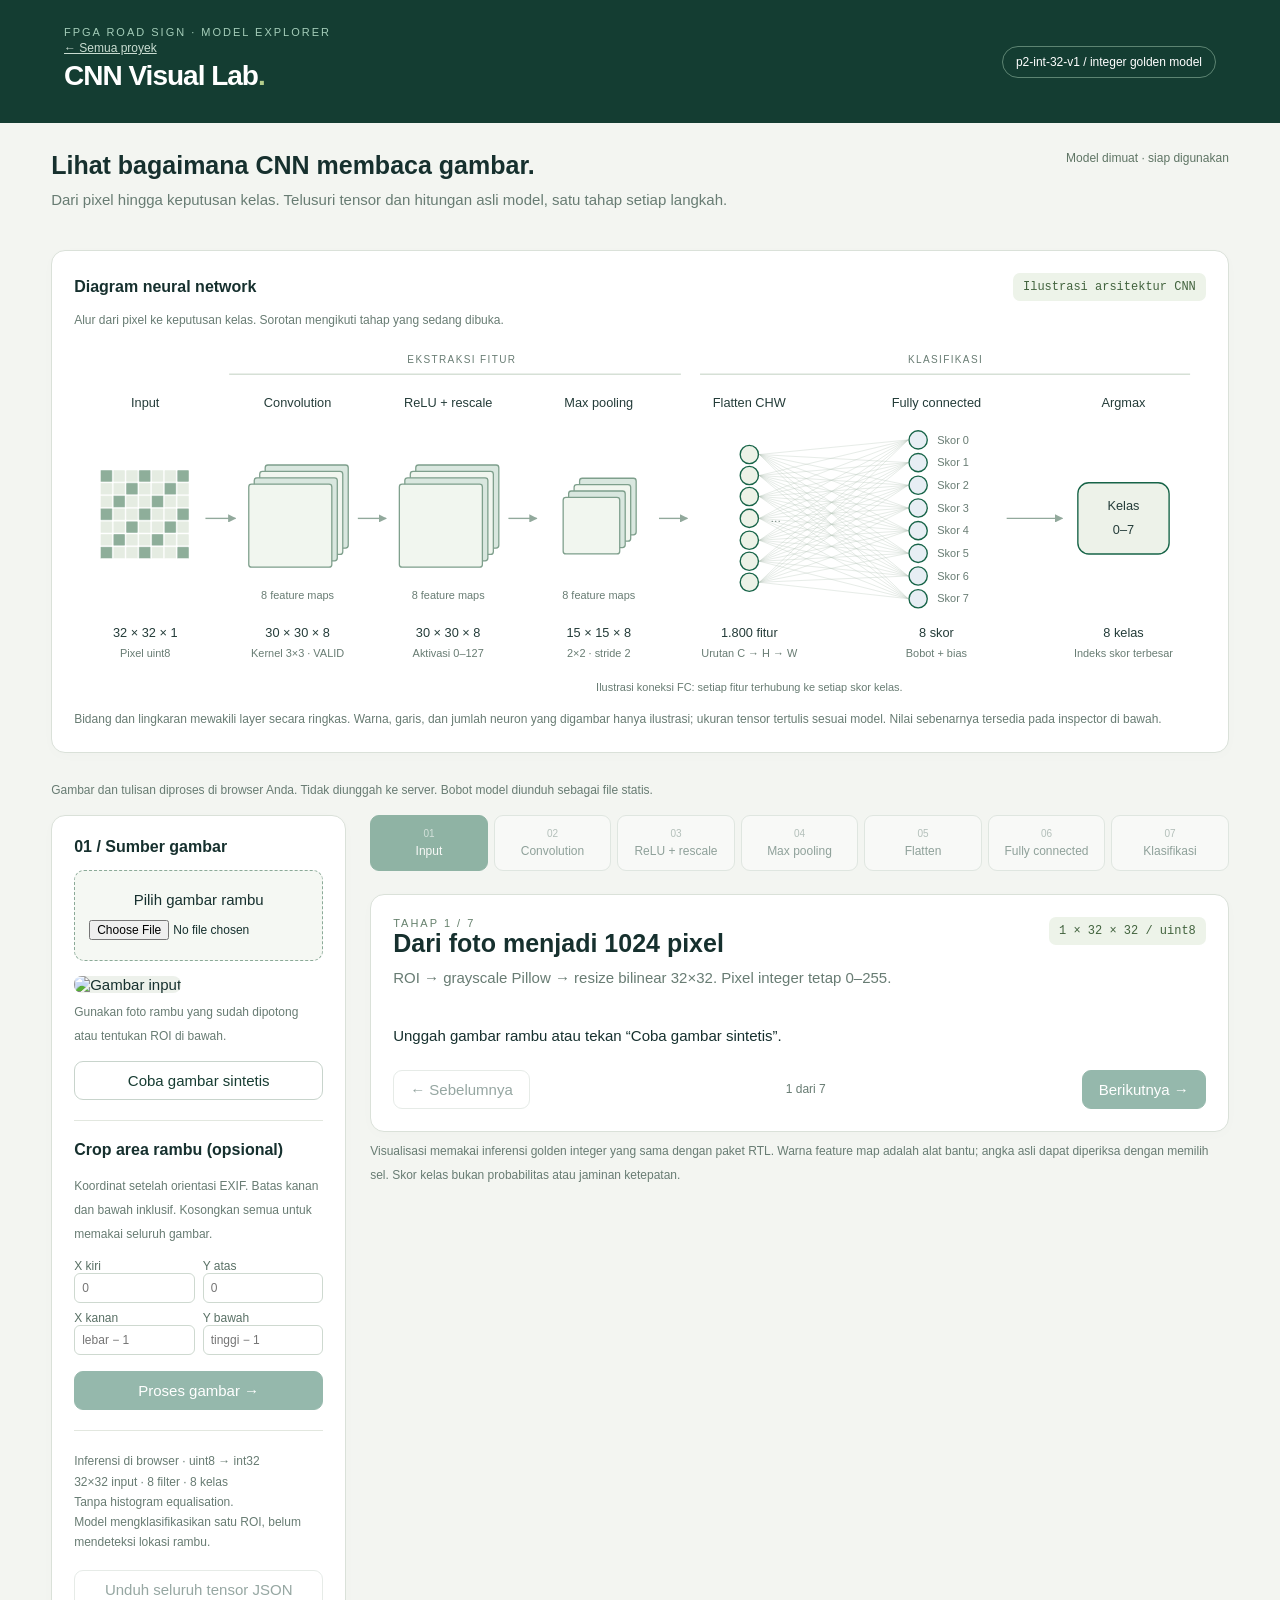
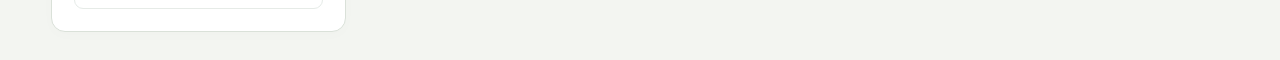
<file: projects/road-sign-cnn/index.html>
<!doctype html>
<html lang="id"><head><meta charset="utf-8"><meta name="viewport" content="width=device-width,initial-scale=1"><title>CNN Visual Lab</title>
<style>
:root{font-family:Inter,Segoe UI,Arial,sans-serif;color:#16302e;background:#f3f5f1;font-size:15px}*{box-sizing:border-box}body{margin:0}button,input,select{font:inherit}button,select{cursor:pointer}button{border:1px solid #c8d4cc;border-radius:9px;background:white;padding:10px 16px;color:#183d33}button:hover{background:#edf3ee}button:disabled{opacity:.45;cursor:default}button.primary{background:#176448;color:white;border-color:#176448}button:focus-visible,input:focus-visible,select:focus-visible{outline:3px solid #e4ad40;outline-offset:3px}header{background:#143d32;color:#fff;padding:26px 5%;display:flex;justify-content:space-between;gap:20px;align-items:center}h1{font-size:28px;letter-spacing:-1px;margin:5px 0}h2{font-size:25px;margin:0 0 8px}h3{font-size:16px;margin:0 0 14px}.eyebrow{text-transform:uppercase;letter-spacing:2px;font-size:11px;color:#a4cdb9}.badge{border:1px solid #5d8472;border-radius:30px;padding:8px 13px;font-size:12px}main{max-width:1510px;margin:auto;padding:28px 4%}.intro{display:flex;justify-content:space-between;gap:20px;margin-bottom:24px}.muted{color:#687c73;line-height:1.6}p{line-height:1.6;margin:6px 0 14px}.layout{display:grid;grid-template-columns:295px minmax(0,1fr);gap:24px}.card{background:#fff;border:1px solid #dae1d9;border-radius:14px;padding:22px;box-shadow:0 3px 14px #16382e04}.sidebar{align-self:start}.upload{display:block;padding:20px 14px;text-align:center;border:1px dashed #8baa98;border-radius:10px;background:#f5f8f3;cursor:pointer}.upload input{width:100%;margin-top:12px;font-size:12px}.preview{width:100%;height:180px;object-fit:contain;background:#edf1eb;border-radius:8px;margin-top:15px}.roi{display:grid;grid-template-columns:1fr 1fr;gap:8px}.roi label{font-size:12px;color:#597065}.roi input{width:100%;padding:7px;border:1px solid #ced9d0;border-radius:6px}label{display:block}small{font-size:12px;line-height:1.6}.row{display:flex;gap:10px;align-items:center;flex-wrap:wrap}.stack{display:grid;gap:14px}.divider{border-top:1px solid #e2e7df;margin:20px 0}.pipeline{display:flex;gap:6px;margin-bottom:18px;overflow-x:auto;padding-bottom:5px}.pipeline button{min-width:101px;flex:1;font-size:12px;white-space:nowrap;padding:12px 8px}.pipeline button.active{background:#176448;border-color:#176448;color:white}.pipeline button span{display:block;font-size:10px;opacity:.65;margin-bottom:5px}.stagehead{display:flex;justify-content:space-between;align-items:start;gap:15px;margin-bottom:20px}.shape{background:#edf3e9;color:#42633e;padding:7px 10px;border-radius:7px;font:12px Consolas,monospace;white-space:nowrap}.grid{display:grid;grid-template-columns:repeat(4,minmax(0,1fr));gap:12px}.map{border:1px solid #dbe5db;border-radius:10px;padding:10px;cursor:pointer;background:#fcfdfb;text-align:left;width:100%;min-width:0}.map.selected{border:2px solid #176448;padding:9px;background:#f0f7ef}.map canvas{width:100%;aspect-ratio:1;image-rendering:pixelated;display:block;margin:8px 0}.map small{display:block;font-size:10px;overflow-wrap:anywhere}.explain{background:#f3f6ef;border:1px solid #dde5d7;padding:18px;border-radius:10px;margin-top:20px}.detailgrid{display:grid;grid-template-columns:1fr 1fr;gap:18px;margin-top:14px}table{border-collapse:collapse;width:100%;font-size:13px}td,th{padding:7px 9px;border-bottom:1px solid #e0e7dc;text-align:right}th:first-child,td:first-child{text-align:left}th{color:#5d7568;font-size:11px}code,.formula{font-family:Consolas,monospace}.formula{background:#153c32;color:#dbedd6;border-radius:8px;padding:14px;overflow-wrap:anywhere;line-height:1.9;font-size:13px}.controls{display:flex;gap:16px;flex-wrap:wrap;margin-bottom:16px}.controls label{font-size:12px}.controls input{max-width:140px;accent-color:#176448}.controls select{padding:6px;border-radius:6px;border:1px solid #bdcebd;max-width:230px}.matrix{display:grid;gap:3px;max-width:230px}.cell{background:#e4eadf;padding:8px;text-align:center;font:13px Consolas,monospace;border-radius:4px}.cell.win{background:#236b49;color:white}.photos{display:grid;grid-template-columns:repeat(3,1fr);gap:16px}.photos img{width:100%;height:200px;object-fit:contain;background:#eff2ed;border-radius:8px}.pixel{image-rendering:pixelated}.hero-result{padding:23px;background:#163e32;border-radius:12px;color:#fff;margin-bottom:20px}.hero-result h2{font-size:32px}.barrow{display:grid;grid-template-columns:145px 1fr 85px;gap:10px;align-items:center;margin:12px 0;font-size:12px}.track{height:15px;background:#eaf0e6;border-radius:4px;overflow:hidden}.bar{height:100%;background:#86ad85}.bar.best{background:#176448}.bottom{display:flex;justify-content:space-between;align-items:center;margin-top:22px}.notice{font-size:12px;background:#fff5d8;color:#74551c;padding:11px;border-radius:8px;margin-top:12px}.error{color:#9e2c20;white-space:pre-wrap;margin:12px 0}.scroll{overflow:auto;max-height:350px}#status{font-size:12px;color:#5f7565}a{color:#176448}.legend{display:flex;gap:10px;align-items:center;font-size:11px;margin-top:15px}.gradient{width:140px;height:10px;border-radius:4px;background:linear-gradient(90deg,#253f73,#f0f3e9,#bd603d)}.hidden{display:none!important}@media(max-width:1100px){.layout{grid-template-columns:245px minmax(0,1fr)}.grid{grid-template-columns:repeat(2,1fr)}.detailgrid{grid-template-columns:1fr}.photos img{height:145px}}@media(max-width:760px){header{padding:20px}.badge{display:none}main{padding:20px 14px}.layout{grid-template-columns:1fr}.intro{display:block}.grid{grid-template-columns:repeat(2,1fr)}.photos{grid-template-columns:1fr}.photos img{height:190px}.barrow{grid-template-columns:110px 1fr 70px}.stagehead{display:block}.shape{display:inline-block;margin-top:8px}}
.gradient.positive{background:linear-gradient(90deg,#f0f3e9,#1b6942)}.layout>section{min-width:0}.card{min-width:0}</style></head><body>
<header><div><div class="eyebrow">FPGA road sign · model explorer</div><a href="../" style="color:#c9dcd1;font-size:12px">← Semua proyek</a><h1>CNN Visual Lab<span style="color:#b4ce8c">.</span></h1></div><div class="badge" id="modelbadge">Memuat model…</div></header>
<main><div class="intro"><div><h2>Lihat bagaimana CNN membaca gambar.</h2><p class="muted">Dari pixel hingga keputusan kelas. Telusuri tensor dan hitungan asli model, satu tahap setiap langkah.</p></div><div id="status" role="status" aria-live="polite">Memuat model…</div></div>
<section class="card" style="margin-bottom:24px;--nn-accent:#176448" aria-label="Ilustrasi arsitektur neural network"><div class="row" style="justify-content:space-between"><h3 style="margin-bottom:0">Diagram neural network</h3><span class="shape">Ilustrasi arsitektur CNN</span></div><p class="muted"><small>Alur dari pixel ke keputusan kelas. Sorotan mengikuti tahap yang sedang dibuka.</small></p><div id="networkDiagram" style="overflow-x:auto" tabindex="0" aria-label="Diagram CNN, geser horizontal untuk melihat seluruh layer"><p class="muted">Memuat arsitektur model…</p></div><p class="muted" style="margin:10px 0 0"><small>Bidang dan lingkaran mewakili layer secara ringkas. Warna, garis, dan jumlah neuron yang digambar hanya ilustrasi; ukuran tensor tertulis sesuai model. Nilai sebenarnya tersedia pada inspector di bawah.</small></p></section><p class="muted"><small>Gambar dan tulisan diproses di browser Anda. Tidak diunggah ke server. Bobot model diunduh sebagai file statis.</small></p><div class="layout"><aside class="card sidebar"><h3>01 / Sumber gambar</h3><label class="upload">Pilih gambar rambu<input id="file" type="file" accept="image/png,image/jpeg,image/webp,image/bmp"></label><img id="preview" class="preview" alt="Gambar input"><p id="filename" class="muted"><small>Gunakan foto rambu yang sudah dipotong atau tentukan ROI di bawah.</small></p><button id="demo" style="width:100%">Coba gambar sintetis</button><div class="divider"></div><h3>Crop area rambu (opsional)</h3><p><small class="muted">Koordinat setelah orientasi EXIF. Batas kanan dan bawah inklusif. Kosongkan semua untuk memakai seluruh gambar.</small></p><div class="roi"><label>X kiri<input id="x1" type="number" min="0" placeholder="0"></label><label>Y atas<input id="y1" type="number" min="0" placeholder="0"></label><label>X kanan<input id="x2" type="number" min="1" placeholder="lebar − 1"></label><label>Y bawah<input id="y2" type="number" min="1" placeholder="tinggi − 1"></label></div><button id="run" class="primary" style="width:100%;margin-top:16px" disabled>Proses gambar →</button><div id="error" class="error" role="alert"></div><div class="divider"></div><small class="muted">Inferensi di browser · uint8 → int32<br><span id="modelsummary">Memuat dimensi model…</span><br>Tanpa histogram equalisation.<br>Model mengklasifikasikan satu ROI, belum mendeteksi lokasi rambu.</small><button id="download" disabled style="width:100%;margin-top:18px">Unduh seluruh tensor JSON</button></aside>
<section><nav id="pipeline" class="pipeline" aria-label="Tahap inferensi"></nav><article class="card"><div class="stagehead"><div><div class="eyebrow" style="color:#66816d" id="chapter"></div><h2 id="title"></h2><p class="muted" id="description"></p></div><span id="shape" class="shape"></span></div><div id="content"><p>Pilih gambar atau gunakan contoh sintetis untuk memulai.</p></div><div class="bottom"><button id="prev">← Sebelumnya</button><small id="stepcount" class="muted"></small><button id="next" class="primary">Berikutnya →</button></div></article><p class="muted"><small>Visualisasi memakai inferensi golden integer yang sama dengan paket RTL. Warna feature map adalah alat bantu; angka asli dapat diperiksa dengan memilih sel. Skor kelas bukan probabilitas atau jaminan ketepatan.</small></p></section></div></main>
<script src="../shared/network_diagram.js?v=1"></script>
<script src="../shared/cnn-runtime.js?v=1"></script>
<script>
'use strict';
const $=id=>document.getElementById(id);
let model,result=null,imageData=null,isDemo=false,step=0,channel=0,row=0,col=0,fcClass=0,feature=0,playing=null,busy=false;
const names=['Input','Convolution','ReLU + rescale','Max pooling','Flatten','Fully connected','Klasifikasi'];
let side=16,convSide=14,poolSide=7,features=392;
let headings=['Dari foto menjadi 256 pixel','Delapan filter mencari pola lokal','Aktivasi: ReLU dan kuantisasi','Ambil respons terkuat setiap area','Susun 392 fitur dalam urutan CHW','392 fitur, delapan skor kelas','Keputusan akhir: skor terbesar'];
let desc=['ROI → grayscale Pillow → resize bilinear 16×16. Pixel integer tetap 0–255.','Setiap filter 3×3 digeser tanpa padding. Pilih channel dan posisi untuk memeriksa sembilan MAC.','Nilai negatif menjadi nol, dikalikan M, dibulatkan, digeser S, lalu dibatasi ke 0–127.','Pooling 2×2, stride 2, mengecilkan delapan peta 14×14 menjadi 7×7.','Channel dahulu, kemudian baris, kemudian kolom. Tidak ada bobot baru pada tahap ini.','Setiap kelas memiliki 392 bobot dan satu bias. Skor dihitung dengan penjumlahan integer.','Argmax memilih indeks kelas dengan skor integer paling tinggi. Jika seri, indeks paling kecil menang.'];
let shapes=['1 × 16 × 16 / uint8','8 × 14 × 14 / int32','8 × 14 × 14 / uint8','8 × 7 × 7 / uint8','392 / uint8','8 / int32','1 / uint8'];
function configureModel(){side=model.contract.image_size;convSide=side-2;poolSide=convSide/2;features=model.parameters.fc_weight[0].length;const filters=model.contract.filters,classes=model.contract.classes.length;headings[0]=`Dari foto menjadi ${side*side} pixel`;headings[4]=`Susun ${features} fitur dalam urutan CHW`;headings[5]=`${features} fitur, ${classes} skor kelas`;desc[0]=`ROI → grayscale Pillow → resize bilinear ${side}×${side}. Pixel integer tetap 0–255.`;desc[3]=`Pooling 2×2, stride 2: ${filters} peta ${convSide}×${convSide} menjadi ${poolSide}×${poolSide}.`;desc[5]=`Setiap kelas memiliki ${features} bobot dan satu bias. Skor dihitung dengan penjumlahan integer.`;shapes=[`1 × ${side} × ${side} / uint8`,`${filters} × ${convSide} × ${convSide} / int32`,`${filters} × ${convSide} × ${convSide} / uint8`,`${filters} × ${poolSide} × ${poolSide} / uint8`,`${features} / uint8`,`${classes} / int32`,'1 / uint8'];$('modelbadge').textContent=`${model.contract.version} / integer golden model`;$('modelsummary').textContent=`${side}×${side} input · ${filters} filter · ${classes} kelas`;renderNetworkDiagram($('networkDiagram'),model.contract,model.parameters);}
function el(tag,text,cls){const x=document.createElement(tag);if(text!==undefined)x.textContent=text;if(cls)x.className=cls;return x;}
function fmt(n){return Number(n).toLocaleString('id-ID');}
function resetSelection(){channel=0;row=0;col=0;feature=0;}
function stop(){if(playing){clearInterval(playing);playing=null;}}
function setStep(s){stop();step=s;resetSelection();render();}
function matrix(arr,win){const d=el('div',undefined,'matrix');d.style.gridTemplateColumns=`repeat(${arr[0].length},1fr)`;arr.forEach((r,y)=>r.forEach((v,x)=>d.append(el('div',fmt(v),'cell'+(v===win?' win':'')))));return d;}
function table(headers,rows){const t=el('table'),head=el('tr');headers.forEach(h=>head.append(el('th',h)));t.append(head);rows.forEach(r=>{const tr=el('tr');r.forEach(v=>tr.append(el('td',String(v))));t.append(tr)});return t;}
function box(title){const b=el('div',undefined,'explain');b.append(el('h3',title));return b;}
function range(label,id,max,value,onchange){const l=el('label'),caption=document.createTextNode(label+' '+value+' ');l.append(caption);const i=el('input');i.type='range';i.id=id;i.min=0;i.max=max;i.value=value;i.setAttribute('aria-label',label);i.oninput=()=>{caption.textContent=label+' '+i.value+' ';};i.onchange=()=>{onchange(+i.value);$(id)?.focus({preventScroll:true});};l.append(i);return l;}
function selectors(container,max=convSide-1){const c=el('div',undefined,'controls');c.append(range('Channel','channel',model.contract.filters-1,channel,v=>{channel=v;render()}),range('Baris','row',max,row,v=>{row=v;render()}),range('Kolom','col',max,col,v=>{col=v;render()}));container.append(c);}
function maps(container,arr){const grid=el('div',undefined,'grid');let vals=arr.flat(2),lo=Math.min(...vals),hi=Math.max(...vals),signed=lo<0,extent=Math.max(Math.abs(lo),Math.abs(hi),1);arr.forEach((map,f)=>{const card=el('button',undefined,'map'+(f===channel?' selected':''));card.setAttribute('aria-label','Feature map channel '+f);card.append(el('strong','Channel '+f));const canvas=document.createElement('canvas');canvas.width=map[0].length*16;canvas.height=map.length*16;const ctx=canvas.getContext('2d');map.forEach((r,y)=>r.forEach((v,x)=>{let t=signed?v/extent:hi===0?0:v/hi;let a=signed?(t<0?[37,63,115]:[189,96,61]):[27,105,66],base=[240,243,233],mix=Math.min(1,Math.abs(t));ctx.fillStyle=`rgb(${base.map((b,i)=>Math.round(b+(a[i]-b)*mix)).join(',')})`;ctx.fillRect(x*16,y*16,16,16)}));if(f===channel){ctx.strokeStyle='#e8b648';ctx.lineWidth=2;ctx.strokeRect(col*16+1,row*16+1,14,14)}card.append(canvas,el('small',`min ${fmt(Math.min(...map.flat()))} / max ${fmt(Math.max(...map.flat()))}`));card.onclick=e=>{if(e.target===canvas){let rect=canvas.getBoundingClientRect();col=Math.min(map[0].length-1,Math.floor((e.clientX-rect.left)/rect.width*map[0].length));row=Math.min(map.length-1,Math.floor((e.clientY-rect.top)/rect.height*map.length));}channel=f;render()};grid.append(card)});container.append(grid);const leg=el('div',undefined,'legend');leg.append(el('span',signed?'Negatif':'0'),el('div',undefined,'gradient'+(signed?'':' positive')),el('span',signed?'Positif':fmt(hi)),el('span',`Skala bersama semua channel (${fmt(lo)} … ${fmt(hi)})`));container.append(leg);}
function convDetail(container){const t=result.trace,p=model.parameters,b=box(`Satu sel: channel ${channel}, baris ${row}, kolom ${col}`);const patch=t.input[0].slice(row,row+3).map(r=>r.slice(col,col+3));const kernel=p.conv_weight[channel][0];const d=el('div',undefined,'detailgrid');let left=el('div');left.append(el('h3','Input patch 3×3'),matrix(patch),el('h3','Kernel int8 (bobot terlatih)'));left.append(matrix(kernel));const products=[];for(let y=0;y<3;y++)for(let x=0;x<3;x++)products.push([`${y},${x}`,patch[y][x],kernel[y][x],patch[y][x]*kernel[y][x]]);let right=el('div');right.append(table(['Posisi','Pixel','Bobot','Produk'],products));d.append(left,right);b.append(d,el('p',`Bias filter: ${fmt(p.conv_bias[channel])}`));const sum=products.reduce((s,r)=>s+r[3],0);b.append(el('div',`Σ(pixel × bobot) + bias = ${fmt(sum)} + (${fmt(p.conv_bias[channel])}) = ${fmt(t.conv_acc[channel][row][col])}`,'formula'));container.append(b);}
function inputView(c){const photos=el('div',undefined,'photos');[['Crop ROI · grayscale',result.crop],['Grayscale sebelum resize',result.grayscale],[`Input model ${side}×${side}`,result.resized]].forEach(([title,src],i)=>{const d=el('div');d.append(el('h3',title));const im=el('img');im.src=src;im.alt=title;if(i===2)im.className='pixel';d.append(im);photos.append(d)});c.append(photos);let b=box('Nilai pixel yang benar-benar masuk ke model');b.append(el('p',`ROI inklusif: [${result.roi.join(', ')}]. Klik sebuah pixel di bawah untuk memeriksa nilainya.`));const wrap=el('div',undefined,'scroll');const tab=table(['y / x',...Array.from({length:side},(_,i)=>i)],result.trace.input[0].map((r,y)=>[y,...r]));tab.onclick=e=>{const cell=e.target.closest('td');if(cell&&cell.cellIndex>0){let y=cell.parentElement.rowIndex-1,x=cell.cellIndex-1;detail.textContent=`Pixel [${y}, ${x}] = ${result.trace.input[0][y][x]} (uint8). Alamat row-major ${y*side+x}.`}};wrap.append(tab);const detail=el('p',`${side*side} byte input, tanpa pembagian 255 di jalur integer.`,'formula');b.append(wrap,detail);c.append(b);}
function activationView(c){selectors(c);maps(c,result.trace.activation);let acc=result.trace.conv_acc[channel][row][col],q=model.contract.requantization,pos=Math.max(0,acc),round=q.shift?2**(q.shift-1):0,scaled=pos*q.multiplier+round,shifted=Math.floor(scaled/(2**q.shift)),value=result.trace.activation[channel][row][col];let b=box('Jejak ReLU → rescale → clamp');b.append(table(['Operasi','Nilai'],[['Accumulator',fmt(acc)],['ReLU = max(0, acc)',fmt(pos)],[`× ${q.multiplier} + ${round}`,fmt(scaled)],[`Shift kanan ${q.shift}`,fmt(shifted)],['Clamp 0–127',fmt(value)]]),el('p','Perkalian rescale memakai intermediate int64. Pembulatan halfway upward dilakukan sebelum shift.','muted'));c.append(b);}
function poolView(c){selectors(c,poolSide-1);maps(c,result.trace.pool);const a=result.trace.activation[channel],patch=a.slice(row*2,row*2+2).map(r=>r.slice(col*2,col*2+2)),v=result.trace.pool[channel][row][col],b=box(`Window sumber: channel ${channel}, baris ${row*2}–${row*2+1}, kolom ${col*2}–${col*2+1}`);b.append(matrix(patch,v),el('div',`max(${patch.flat().join(', ')}) = ${v}`,'formula'));c.append(b);}
function flatView(c){let b=box(`Alamat fitur: index = (channel × ${poolSide} + baris) × ${poolSide} + kolom`);const controls=el('div',undefined,'controls');controls.append(range('Indeks fitur','feature',features-1,feature,v=>{feature=v;render()}));b.append(controls);const f=Math.floor(feature/(poolSide*poolSide)),y=Math.floor(feature%(poolSide*poolSide)/poolSide),x=feature%poolSide;b.append(el('div',`pool[${f}][${y}][${x}] = ${result.trace.flat[feature]} → flat[${feature}]`,'formula'));const w=el('div',undefined,'scroll');w.append(table(['Index','Channel','Baris','Kolom','Nilai'],result.trace.flat.map((v,i)=>[i,Math.floor(i/(poolSide*poolSide)),Math.floor(i%(poolSide*poolSide)/poolSide),i%poolSide,v])));b.append(w);c.append(b);}
function fcView(c){const ctrl=el('div',undefined,'controls'),l=el('label','Pilih neuron kelas '),sel=el('select');model.contract.classes.forEach(k=>{const op=el('option',`${k.index} · ${k.name}`);op.value=k.index;sel.append(op)});sel.value=fcClass;sel.onchange=()=>{fcClass=+sel.value;render()};l.append(sel);ctrl.append(l,range('Indeks fitur','feature',features-1,feature,v=>{feature=v;render()}));c.append(ctrl);const t=result.trace,p=model.parameters,con=t.contributions[fcClass],sum=con.reduce((a,b)=>a+b,0),b=box('Satu koneksi di fully connected');b.append(el('div',`fitur[${feature}] × w[${fcClass},${feature}] = ${t.flat[feature]} × (${p.fc_weight[fcClass][feature]}) = ${fmt(con[feature])}`,'formula'),el('p',`Semua ${features} kontribusi: ${fmt(sum)} + bias ${fmt(p.fc_bias[fcClass])} = skor ${fmt(t.scores[fcClass])}.`));const w=el('div',undefined,'scroll');w.append(table(['Fitur','Aktivasi','Bobot int8','Kontribusi'],con.map((v,i)=>[i,t.flat[i],p.fc_weight[fcClass][i],fmt(v)])));b.append(w);c.append(b);const top=box('10 kontribusi dengan nilai absolut terbesar');top.append(table(['Indeks fitur','Nilai kontribusi'],con.map((v,i)=>[i,v]).sort((a,b)=>Math.abs(b[1])-Math.abs(a[1])).slice(0,10).map(([i,v])=>[i,fmt(v)])));c.append(top);}
function classifyView(c){const t=result.trace,win=t.prediction,k=model.contract.classes[win],hero=el('div',undefined,'hero-result');hero.append(el('small',`KELAS HARDWARE ${win} · GTSRB ID ${k.gtsrb_id}`),el('h2',k.name),el('p',`Skor integer tertinggi: ${fmt(t.scores[win])}`));c.append(hero);const min=Math.min(...t.scores),max=Math.max(...t.scores),order=t.scores.map((score,i)=>({score,i})).sort((a,b)=>b.score-a.score||a.i-b.i);order.forEach(({score,i})=>{const r=el('div',undefined,'barrow'),track=el('div',undefined,'track'),bar=el('div',undefined,'bar'+(i===win?' best':''));bar.style.width=(max===min?100:((score-min)/(max-min)*95+5))+'%';track.append(bar);r.append(el('span',model.contract.classes[i].name),track,el('code',fmt(score)));c.append(r)});c.append(el('p','Panjang batang memakai skala min–max untuk membandingkan skor, bukan persentase confidence. Model selalu memilih satu dari delapan kelas dan belum memiliki mekanisme menolak gambar di luar kelas.','muted'));const b=box('Hubungan skor integer dengan model');b.append(el('div',`logit perkiraan = skor integer × ${model.contract.scores.scale.toPrecision(7)}`,'formula'),el('p','Softmax tidak diperlukan untuk argmax pada FPGA. Hasil ini berasal dari simulasi numerik software, belum inferensi board.'));c.append(b);}
function render(){highlightNetworkStage($('networkDiagram'),step,!!result);const nav=$('pipeline');nav.replaceChildren();names.forEach((n,i)=>{const b=el('button');b.append(el('span',String(i+1).padStart(2,'0')),document.createTextNode(n));b.className=i===step?'active':'';b.onclick=()=>setStep(i);b.disabled=!result;nav.append(b)});$('chapter').textContent=`Tahap ${step+1} / ${names.length}`;$('title').textContent=headings[step];$('description').textContent=desc[step];$('shape').textContent=shapes[step];$('stepcount').textContent=`${step+1} dari ${names.length}`;$('prev').disabled=!result||step===0;$('next').disabled=!result||step===6;const c=$('content');c.replaceChildren();if(!result){c.append(el('p','Unggah gambar rambu atau tekan “Coba gambar sintetis”.'));return;}if(result.demo)c.append(el('p','Contoh sintetis untuk mempelajari alur; bukan sampel GTSRB dan bukan bukti akurasi.','notice'));if(step===0)inputView(c);if(step===1){selectors(c);maps(c,result.trace.conv_acc);convDetail(c)}if(step===2)activationView(c);if(step===3)poolView(c);if(step===4)flatView(c);if(step===5)fcView(c);if(step===6)classifyView(c);}
async function run(demo=false){if(busy)return;busy=true;stop();$('error').textContent='';$('status').textContent='Menghitung semua tensor…';$('run').disabled=true;$('demo').disabled=true;$('file').disabled=true;try{const fields=['x1','y1','x2','y2'].map(k=>$(k).value.trim());let roi=null;if(!demo&&fields.some(v=>v!=='')){if(fields.some(v=>v==='')||fields.some(v=>!Number.isInteger(Number(v))))throw Error('Lengkapi keempat koordinat ROI dengan bilangan bulat.');roi=fields.map(Number);}const response=await cnnFetch('/api/infer',{method:'POST',headers:{'Content-Type':'application/json'},body:JSON.stringify({demo,image:demo?undefined:imageData,roi})});const data=await response.json();if(!response.ok)throw Error(data.error);result=data;isDemo=demo;$('preview').src=result.original;$('download').disabled=false;step=0;resetSelection();render();$('status').textContent='Selesai · tensor dari inferensi asli';if(demo)$('filename').textContent='Contoh sintetis · bukan data evaluasi';}catch(e){$('error').textContent=e.message;$('status').textContent='Proses belum berhasil';}finally{busy=false;$('run').disabled=!imageData&&!isDemo;$('demo').disabled=false;$('file').disabled=false;}}
$('file').onchange=async()=>{const file=$('file').files[0];if(!file)return;stop();result=null;isDemo=false;imageData=null;$('download').disabled=true;$('run').disabled=true;render();$('error').textContent='';if(file.size>12*1024*1024){$('error').textContent='Ukuran gambar maksimal 12 MB.';return;}try{imageData=await new Promise((ok,no)=>{const r=new FileReader();r.onload=()=>ok(r.result);r.onerror=()=>no(Error('File tidak dapat dibaca.'));r.readAsDataURL(file)});$('preview').src=imageData;$('filename').textContent=file.name;['x1','y1','x2','y2'].forEach(k=>$(k).value='');$('run').disabled=false;$('status').textContent='Gambar siap · tekan Proses gambar';}catch(e){$('error').textContent=e.message;}};
$('run').onclick=()=>run(isDemo&&!imageData);$('demo').onclick=()=>{imageData=null;['x1','y1','x2','y2'].forEach(k=>$(k).value='');run(true)};$('prev').onclick=()=>setStep(Math.max(0,step-1));$('next').onclick=()=>setStep(Math.min(6,step+1));$('download').onclick=()=>{if(!result)return;const blob=new Blob([JSON.stringify({model:model.contract,roi:result.roi,synthetic_demo:result.demo,tensors:result.trace},null,2)],{type:'application/json'}),url=URL.createObjectURL(blob),a=el('a');a.href=url;a.download=`cnn-trace-${model.contract.version}.json`;a.click();setTimeout(()=>URL.revokeObjectURL(url),1000);};
cnnFetch('/api/model').then(r=>{if(!r.ok)throw Error('Model tidak dapat dimuat');return r.json()}).then(m=>{model=m;configureModel();$('status').textContent='Model dimuat · siap digunakan';render()}).catch(e=>{$('error').textContent=e.message;$('demo').disabled=true;});
</script></body></html>
</file>
<file: imu-racer/assets/index-DT1Ly-fu.css>
:root{--bg: #07080d;--panel: rgba(14, 18, 30, .92);--line: rgba(120, 200, 255, .18);--cyan: #37e6ff;--magenta: #ff3d81;--amber: #ffd42a;--text: #e8f1ff;--muted: #7d8ba6;--font: ui-monospace, "SF Mono", "Cascadia Mono", "Segoe UI Mono", Menlo, Consolas, monospace}*{box-sizing:border-box;margin:0;padding:0}html,body{height:100%;background:var(--bg);color:var(--text);font-family:var(--font);overflow:hidden;-webkit-user-select:none;user-select:none;-webkit-tap-highlight-color:transparent}#app{position:relative;height:100dvh;display:grid;place-items:center;background:radial-gradient(ellipse at 50% 0%,rgba(55,230,255,.1),transparent 60%),var(--bg)}#stage{position:relative;height:100dvh;aspect-ratio:9 / 16;max-width:100vw;overflow:hidden;box-shadow:0 0 0 1px var(--line),0 0 90px #37e6ff1f}#scene{display:block;width:100%;height:100%}.hidden{display:none!important}#hud{position:absolute;inset:0 0 auto;display:flex;justify-content:space-between;padding:16px 18px;pointer-events:none;text-shadow:0 2px 12px rgba(0,0,0,.9)}.hud-right{text-align:right}.hud-label{font-size:10px;letter-spacing:.22em;color:var(--muted)}.hud-value{font-size:30px;font-weight:700;line-height:1.05;font-variant-numeric:tabular-nums}.hud-right .hud-value{color:var(--amber)}.unit{font-size:16px;opacity:.75}#tilt{position:absolute;left:50%;bottom:18px;width:62%;transform:translate(-50%);pointer-events:none}#tilt-track{position:relative;height:4px;border-radius:2px;background:#ffffff1f}#tilt-thumb{position:absolute;top:50%;left:50%;width:30px;height:10px;margin-top:-5px;margin-left:-15px;border-radius:5px;background:var(--cyan);box-shadow:0 0 14px var(--cyan);transition:background .2s}#tilt-thumb.ble{background:var(--magenta);box-shadow:0 0 14px var(--magenta)}.overlay{position:absolute;inset:0;z-index:5;display:flex;flex-direction:column;align-items:center;justify-content:center;gap:16px;padding:24px 20px;text-align:center;background:linear-gradient(180deg,#07080ddb,#07080df7);-webkit-backdrop-filter:blur(3px);backdrop-filter:blur(3px);overflow-y:auto}h1{font-size:clamp(34px,11vw,58px);letter-spacing:.06em;line-height:1;color:var(--cyan);text-shadow:0 0 26px rgba(55,230,255,.55)}h1 span{color:var(--magenta);text-shadow:0 0 26px rgba(255,61,129,.55)}h1.crashed{color:var(--magenta);text-shadow:0 0 30px rgba(255,61,129,.6)}.tagline{color:var(--muted);font-size:13px;letter-spacing:.04em}.panel{width:min(340px,100%);display:flex;flex-direction:column;gap:10px;padding:16px;border:1px solid var(--line);border-radius:12px;background:var(--panel)}button{padding:13px 16px;border:1px solid var(--line);border-radius:8px;background:transparent;color:var(--text);font-family:inherit;font-size:13px;font-weight:700;letter-spacing:.14em;cursor:pointer;transition:background .15s,border-color .15s,transform .05s}button:hover{background:#37e6ff17;border-color:var(--cyan)}button:active{transform:translateY(1px)}button:disabled{opacity:.45;cursor:default}button.primary{background:var(--cyan);border-color:var(--cyan);color:#04212a}button.primary:hover{background:#62eeff}.status{font-size:11px;line-height:1.6;color:var(--muted)}.status.ok{color:var(--cyan)}.status.err{color:var(--magenta)}kbd{padding:1px 6px;border:1px solid var(--line);border-radius:4px;background:#ffffff0d;font-size:11px}h2{font-size:11px;letter-spacing:.22em;color:var(--muted);font-weight:700}.scores table{width:100%;border-collapse:collapse;font-size:12px}.scores td{padding:5px 2px;border-bottom:1px solid rgba(255,255,255,.05);font-variant-numeric:tabular-nums}.scores td:first-child{width:26px;color:var(--muted)}.scores td:nth-child(3){text-align:right;color:var(--muted)}.scores td:last-child{text-align:right;font-weight:700;width:74px}.scores tr.you td{color:var(--cyan)}.scores .empty{color:var(--muted);text-align:center;padding:12px 0}.result-row{display:flex;justify-content:space-between;align-items:baseline;font-size:13px;color:var(--muted)}.result-row strong{font-size:22px;color:var(--text);font-variant-numeric:tabular-nums}.new-best{margin-top:4px;padding:5px;border-radius:6px;background:#ffd42a24;color:var(--amber);font-size:11px;letter-spacing:.2em;font-weight:700}.footnote{font-size:10px;color:var(--muted);max-width:320px;line-height:1.7}.credits{font-size:9px;line-height:1.8;color:var(--muted);max-width:340px;opacity:.8}.credits a{color:var(--muted);text-decoration:underline;text-underline-offset:2px}.credits a:hover{color:var(--cyan)}.credits .lic{opacity:.65}.spinner{width:26px;height:26px;border:2px solid var(--line);border-top-color:var(--cyan);border-radius:50%;animation:spin .8s linear infinite}@keyframes spin{to{transform:rotate(360deg)}}
</file>
